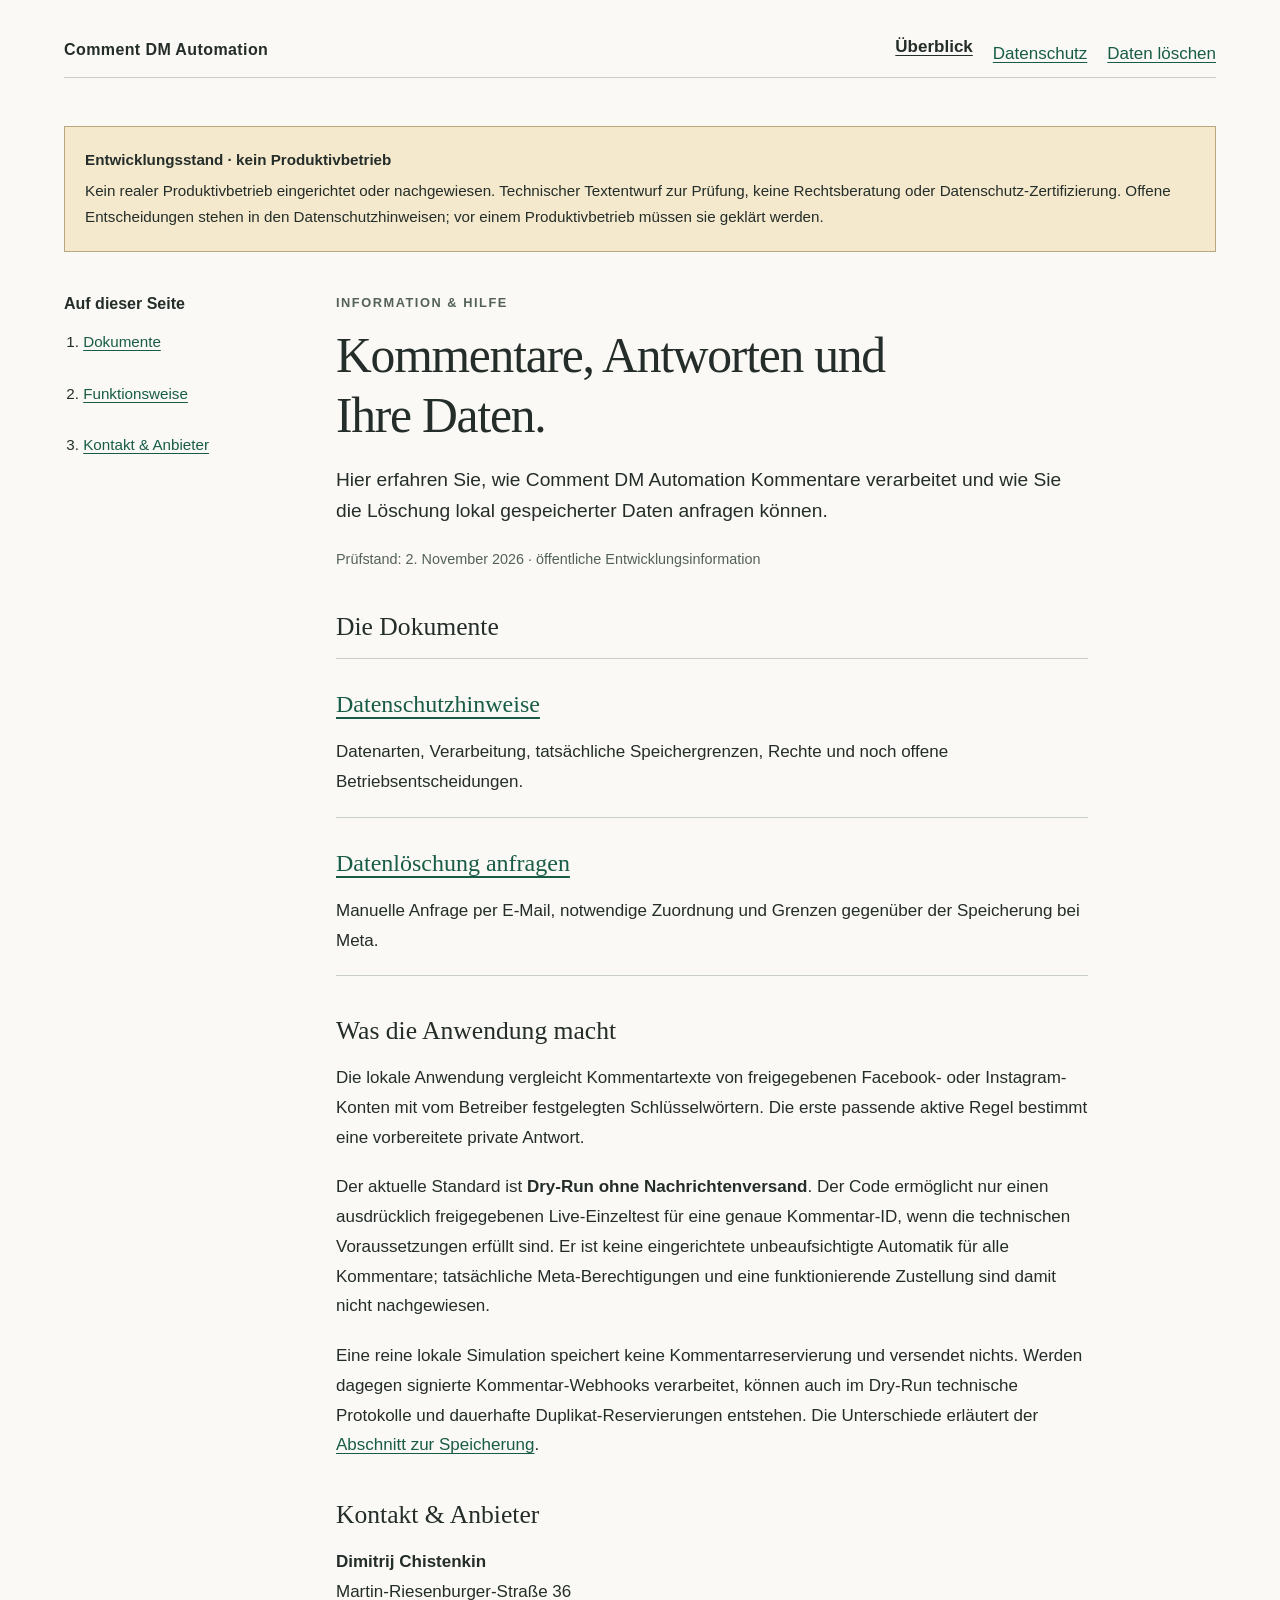
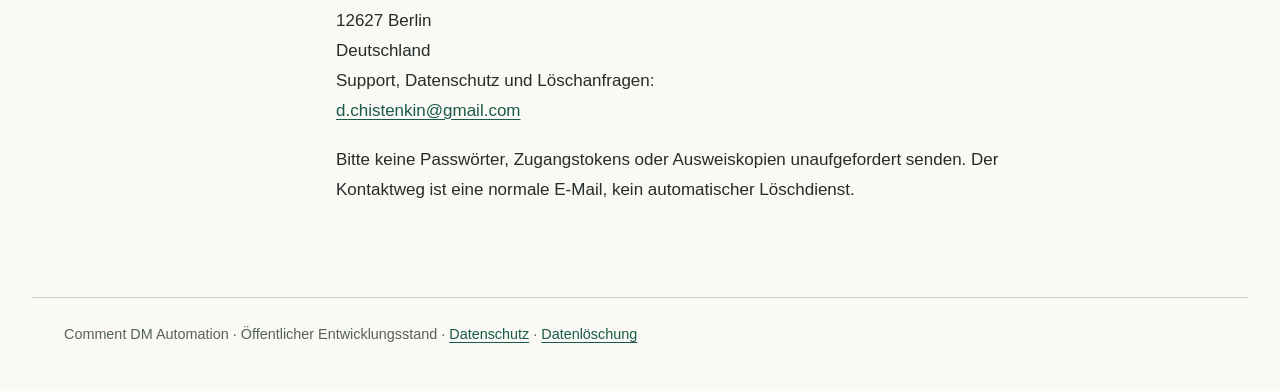
<file: index.html>
<!doctype html>
<html lang="de">
<head><meta charset="utf-8"><meta name="viewport" content="width=device-width, initial-scale=1"><meta name="robots" content="noindex, nofollow"><meta name="referrer" content="no-referrer"><meta name="description" content="Öffentlicher Entwicklungsstand: Datenschutz, Datenlöschung und Kontakt für Comment DM Automation."><title>Informationen · Comment DM Automation</title><link rel="stylesheet" href="styles.css"></head>
<body>
<a class="skip" href="#inhalt">Zum Inhalt</a>
<header><div class="masthead"><span class="brand">Comment DM Automation</span><nav aria-label="Hauptnavigation"><ul><li><a href="index.html" aria-current="page">Überblick</a></li><li><a href="privacy.html">Datenschutz</a></li><li><a href="deletion.html">Daten löschen</a></li></ul></nav></div></header>
<main id="inhalt">
<aside class="notice" aria-label="Entwurfsstatus"><p><strong>Entwicklungsstand · kein Produktivbetrieb</strong></p><p>Kein realer Produktivbetrieb eingerichtet oder nachgewiesen. Technischer Textentwurf zur Prüfung, keine Rechtsberatung oder Datenschutz-Zertifizierung. Offene Entscheidungen stehen in den Datenschutzhinweisen; vor einem Produktivbetrieb müssen sie geklärt werden.</p></aside>
<div class="layout"><aside class="contents" aria-label="Auf dieser Seite"><h2>Auf dieser Seite</h2><ol><li><a href="#dokumente">Dokumente</a></li><li><a href="#funktion">Funktionsweise</a></li><li><a href="#kontakt">Kontakt &amp; Anbieter</a></li></ol></aside>
<article><p class="eyebrow">Information &amp; Hilfe</p><h1>Kommentare, Antworten und Ihre Daten.</h1><p class="intro">Hier erfahren Sie, wie Comment DM Automation Kommentare verarbeitet und wie Sie die Löschung lokal gespeicherter Daten anfragen können.</p><p class="meta">Prüfstand: 2. November 2026 · öffentliche Entwicklungsinformation</p>
<section id="dokumente"><h2>Die Dokumente</h2><ul class="document-links"><li><a href="privacy.html">Datenschutzhinweise</a><p>Datenarten, Verarbeitung, tatsächliche Speichergrenzen, Rechte und noch offene Betriebsentscheidungen.</p></li><li><a href="deletion.html">Datenlöschung anfragen</a><p>Manuelle Anfrage per E-Mail, notwendige Zuordnung und Grenzen gegenüber der Speicherung bei Meta.</p></li></ul></section>
<section id="funktion"><h2>Was die Anwendung macht</h2><p>Die lokale Anwendung vergleicht Kommentartexte von freigegebenen Facebook- oder Instagram-Konten mit vom Betreiber festgelegten Schlüsselwörtern. Die erste passende aktive Regel bestimmt eine vorbereitete private Antwort.</p><p>Der aktuelle Standard ist <strong>Dry-Run ohne Nachrichtenversand</strong>. Der Code ermöglicht nur einen ausdrücklich freigegebenen Live-Einzeltest für eine genaue Kommentar-ID, wenn die technischen Voraussetzungen erfüllt sind. Er ist keine eingerichtete unbeaufsichtigte Automatik für alle Kommentare; tatsächliche Meta-Berechtigungen und eine funktionierende Zustellung sind damit nicht nachgewiesen.</p><p>Eine reine lokale Simulation speichert keine Kommentarreservierung und versendet nichts. Werden dagegen signierte Kommentar-Webhooks verarbeitet, können auch im Dry-Run technische Protokolle und dauerhafte Duplikat-Reservierungen entstehen. Die Unterschiede erläutert der <a href="privacy.html#speicherung">Abschnitt zur Speicherung</a>.</p></section>
<section id="kontakt"><h2>Kontakt &amp; Anbieter</h2><address><strong>Dimitrij Chistenkin</strong><br>Martin-Riesenburger-Straße 36<br>12627 Berlin<br>Deutschland</address><p>Support, Datenschutz und Löschanfragen:<br><a href="mailto:d.chistenkin@gmail.com">d.chistenkin@gmail.com</a></p><p>Bitte keine Passwörter, Zugangstokens oder Ausweiskopien unaufgefordert senden. Der Kontaktweg ist eine normale E-Mail, kein automatischer Löschdienst.</p></section>
</article></div></main><footer><p>Comment DM Automation · Öffentlicher Entwicklungsstand · <a href="privacy.html">Datenschutz</a> · <a href="deletion.html">Datenlöschung</a></p></footer>
</body></html>
</file>
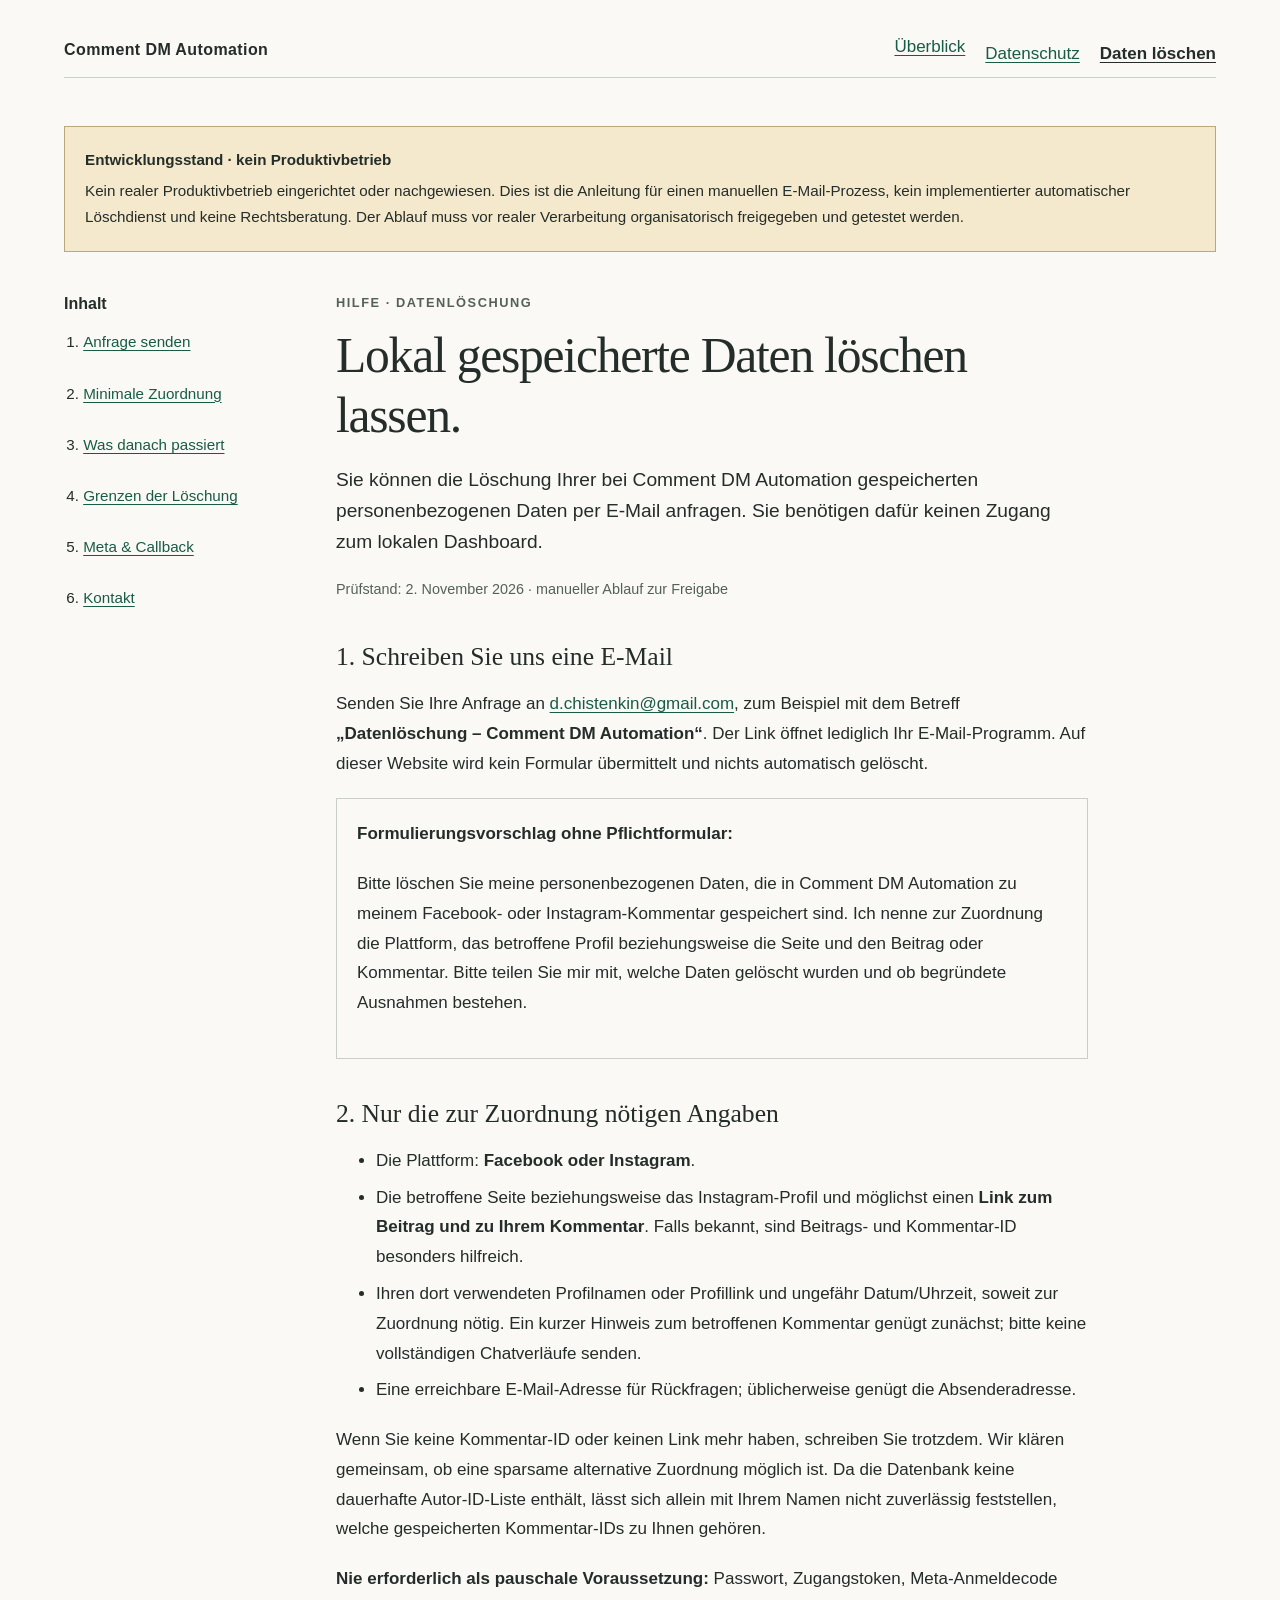
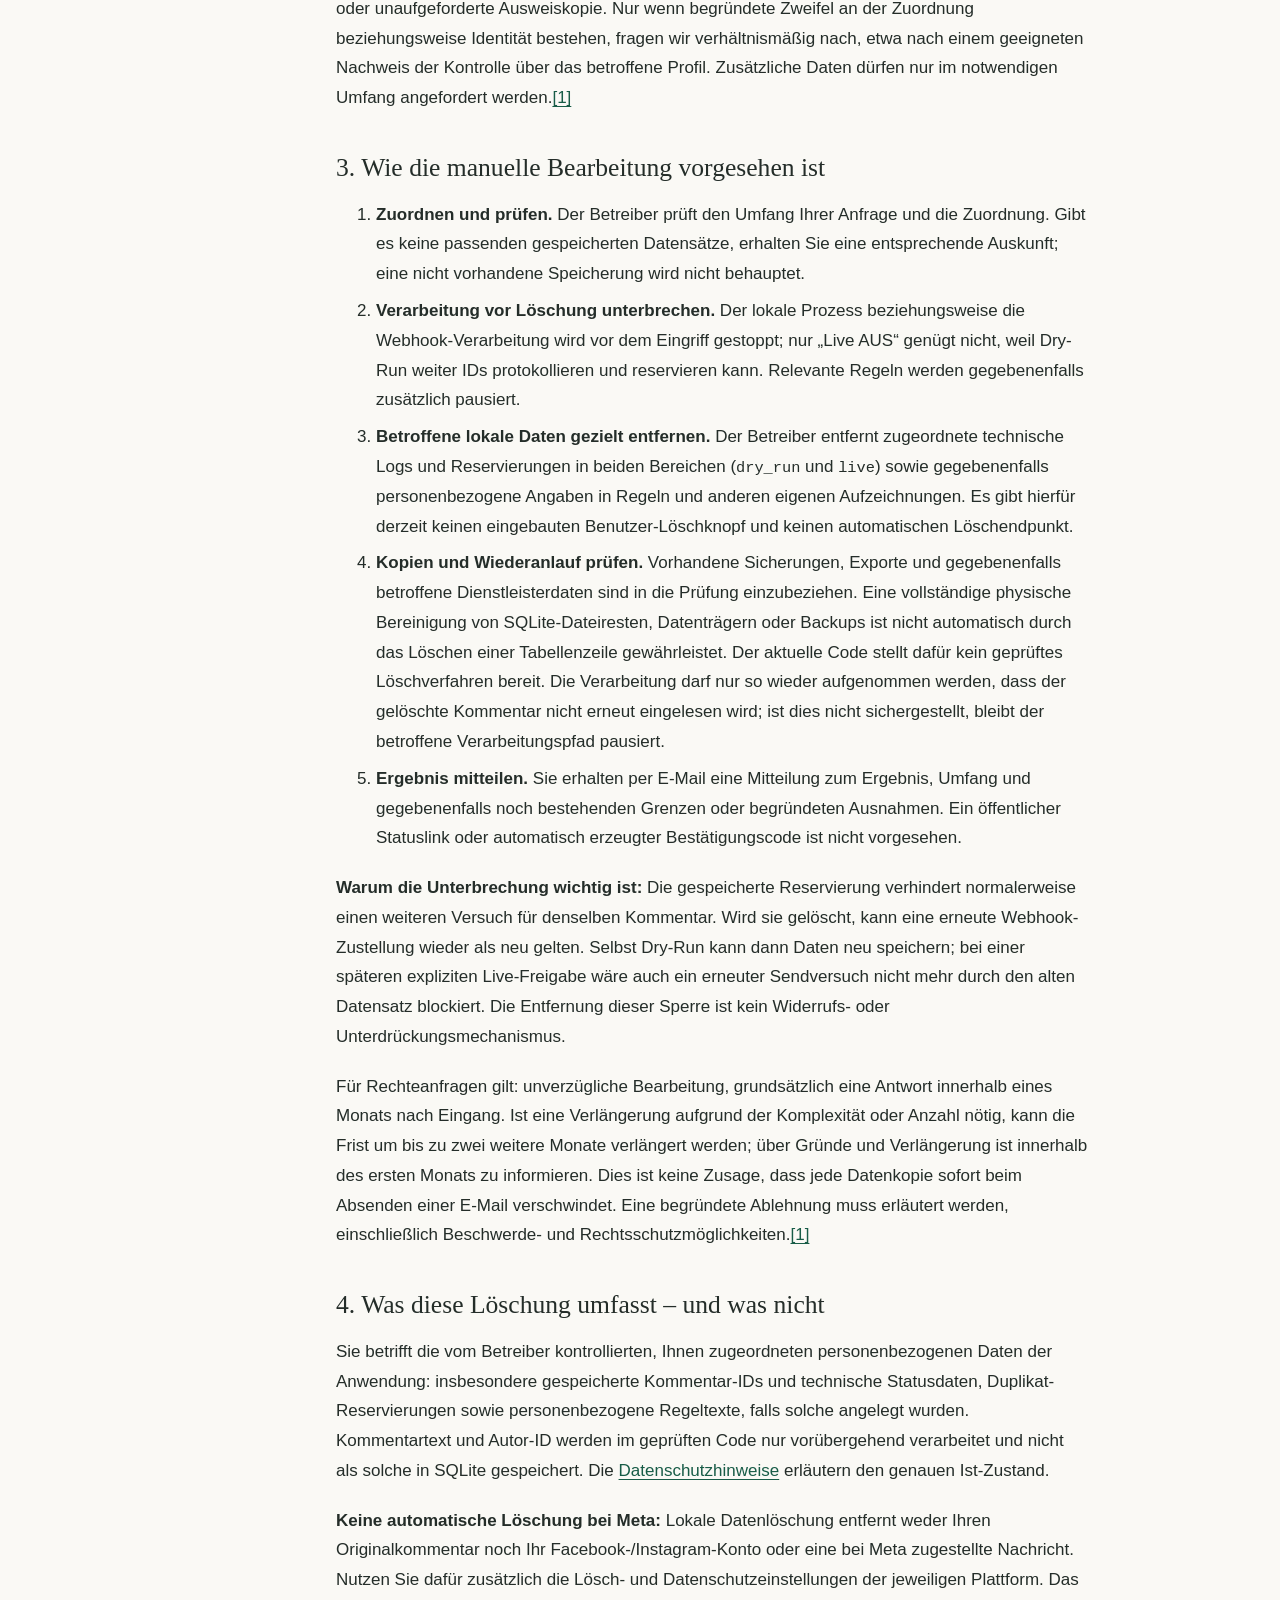
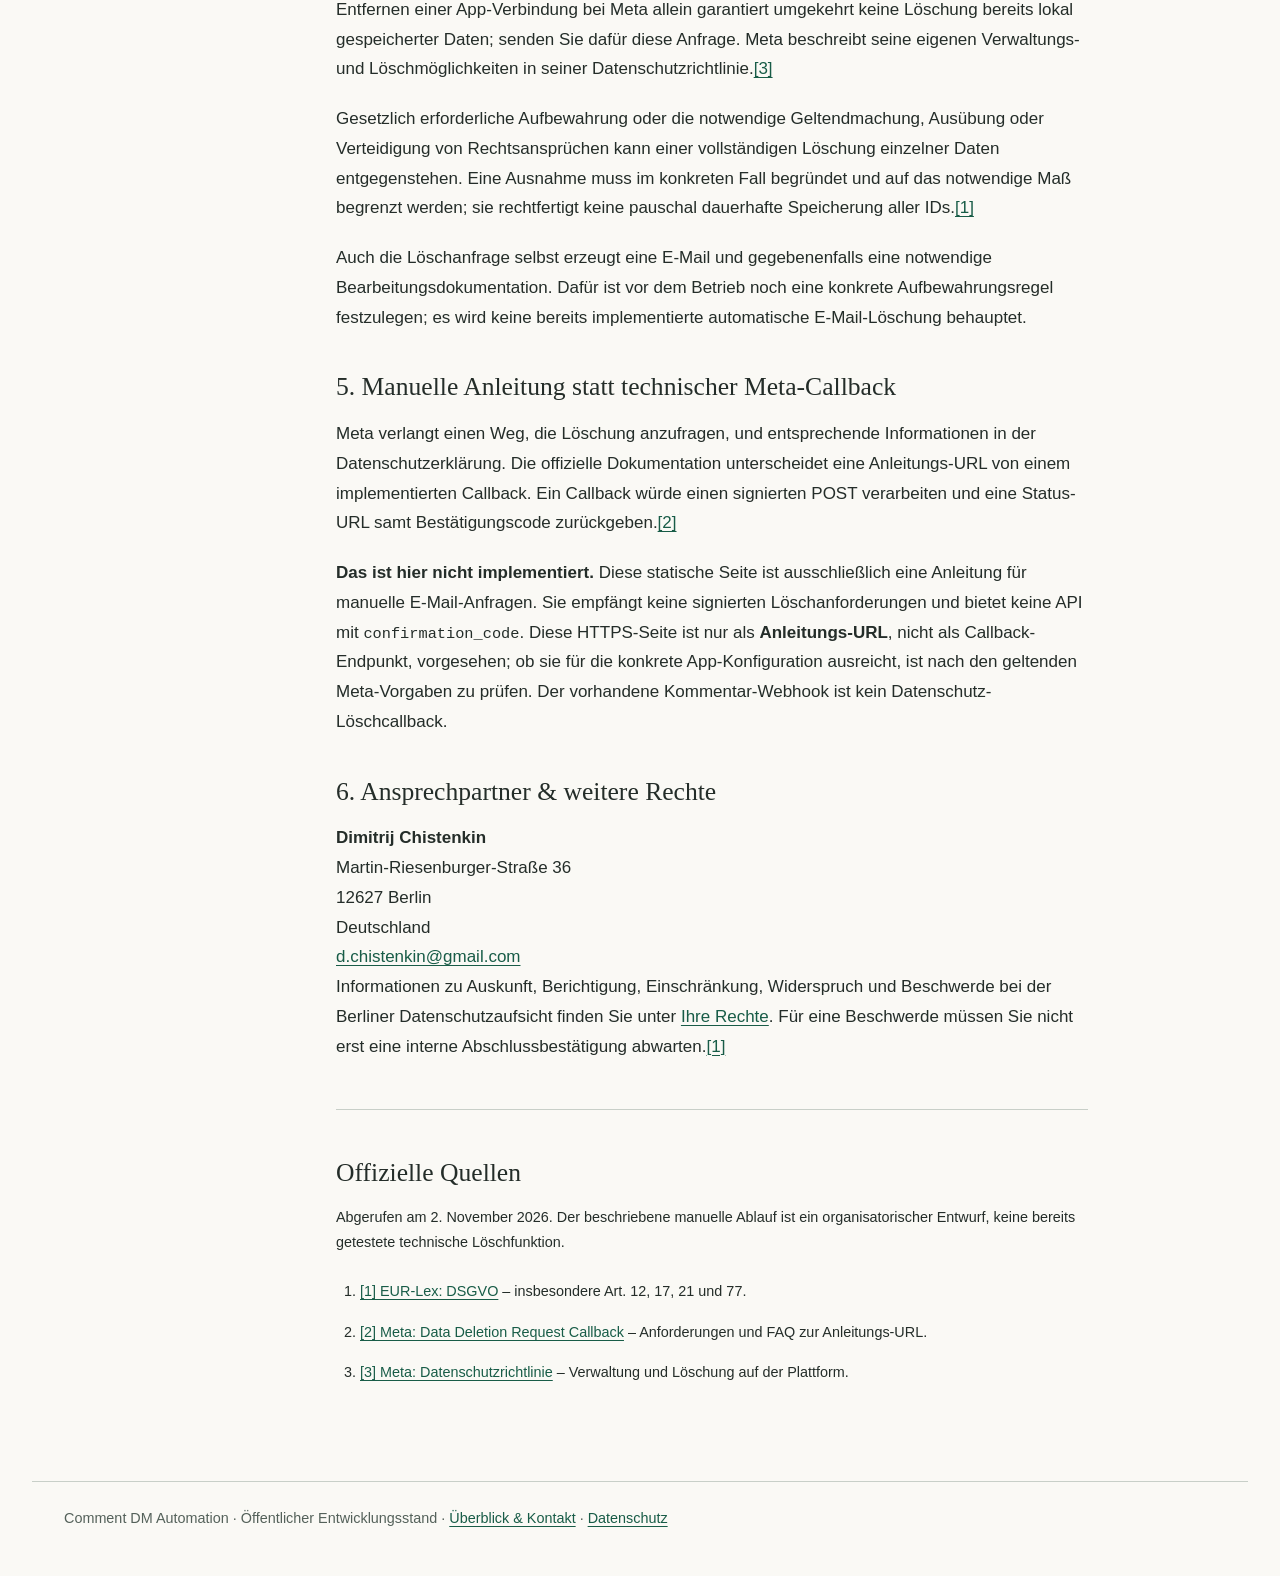
<file: deletion.html>
<!doctype html>
<html lang="de">
<head><meta charset="utf-8"><meta name="viewport" content="width=device-width, initial-scale=1"><meta name="robots" content="noindex, nofollow"><meta name="referrer" content="no-referrer"><meta name="description" content="Manuelle Datenlöschanfrage für Comment DM Automation per E-Mail. Öffentlicher Entwicklungsstand, kein automatisierter Löschcallback."><title>Daten löschen · Comment DM Automation</title><link rel="stylesheet" href="styles.css"></head>
<body><a class="skip" href="#inhalt">Zum Inhalt</a>
<header><div class="masthead"><span class="brand">Comment DM Automation</span><nav aria-label="Hauptnavigation"><ul><li><a href="index.html">Überblick</a></li><li><a href="privacy.html">Datenschutz</a></li><li><a href="deletion.html" aria-current="page">Daten löschen</a></li></ul></nav></div></header>
<main id="inhalt"><aside class="notice" aria-label="Entwurfsstatus"><p><strong>Entwicklungsstand · kein Produktivbetrieb</strong></p><p>Kein realer Produktivbetrieb eingerichtet oder nachgewiesen. Dies ist die Anleitung für einen manuellen E-Mail-Prozess, kein implementierter automatischer Löschdienst und keine Rechtsberatung. Der Ablauf muss vor realer Verarbeitung organisatorisch freigegeben und getestet werden.</p></aside>
<div class="layout"><aside class="contents" aria-label="Inhaltsverzeichnis"><h2>Inhalt</h2><ol><li><a href="#anfrage">Anfrage senden</a></li><li><a href="#zuordnung">Minimale Zuordnung</a></li><li><a href="#bearbeitung">Was danach passiert</a></li><li><a href="#grenzen">Grenzen der Löschung</a></li><li><a href="#meta">Meta &amp; Callback</a></li><li><a href="#kontakt">Kontakt</a></li></ol></aside>
<article><p class="eyebrow">Hilfe · Datenlöschung</p><h1>Lokal gespeicherte Daten löschen lassen.</h1><p class="intro">Sie können die Löschung Ihrer bei Comment DM Automation gespeicherten personenbezogenen Daten per E-Mail anfragen. Sie benötigen dafür keinen Zugang zum lokalen Dashboard.</p><p class="meta">Prüfstand: 2. November 2026 · manueller Ablauf zur Freigabe</p>
<section id="anfrage"><h2>1. Schreiben Sie uns eine E-Mail</h2><p>Senden Sie Ihre Anfrage an <a href="mailto:d.chistenkin@gmail.com?subject=Datenl%C3%B6schung%20%E2%80%93%20Comment%20DM%20Automation">d.chistenkin@gmail.com</a>, zum Beispiel mit dem Betreff <strong>„Datenlöschung – Comment DM Automation“</strong>. Der Link öffnet lediglich Ihr E-Mail-Programm. Auf dieser Website wird kein Formular übermittelt und nichts automatisch gelöscht.</p><div class="letter"><p><strong>Formulierungsvorschlag ohne Pflichtformular:</strong></p><p>Bitte löschen Sie meine personenbezogenen Daten, die in Comment DM Automation zu meinem Facebook- oder Instagram-Kommentar gespeichert sind. Ich nenne zur Zuordnung die Plattform, das betroffene Profil beziehungsweise die Seite und den Beitrag oder Kommentar. Bitte teilen Sie mir mit, welche Daten gelöscht wurden und ob begründete Ausnahmen bestehen.</p></div></section>
<section id="zuordnung"><h2>2. Nur die zur Zuordnung nötigen Angaben</h2><ul><li>Die Plattform: <strong>Facebook oder Instagram</strong>.</li><li>Die betroffene Seite beziehungsweise das Instagram-Profil und möglichst einen <strong>Link zum Beitrag und zu Ihrem Kommentar</strong>. Falls bekannt, sind Beitrags- und Kommentar-ID besonders hilfreich.</li><li>Ihren dort verwendeten Profilnamen oder Profillink und ungefähr Datum/Uhrzeit, soweit zur Zuordnung nötig. Ein kurzer Hinweis zum betroffenen Kommentar genügt zunächst; bitte keine vollständigen Chatverläufe senden.</li><li>Eine erreichbare E-Mail-Adresse für Rückfragen; üblicherweise genügt die Absenderadresse.</li></ul><p>Wenn Sie keine Kommentar-ID oder keinen Link mehr haben, schreiben Sie trotzdem. Wir klären gemeinsam, ob eine sparsame alternative Zuordnung möglich ist. Da die Datenbank keine dauerhafte Autor-ID-Liste enthält, lässt sich allein mit Ihrem Namen nicht zuverlässig feststellen, welche gespeicherten Kommentar-IDs zu Ihnen gehören.</p><p><strong>Nie erforderlich als pauschale Voraussetzung:</strong> Passwort, Zugangstoken, Meta-Anmeldecode oder unaufgeforderte Ausweiskopie. Nur wenn begründete Zweifel an der Zuordnung beziehungsweise Identität bestehen, fragen wir verhältnismäßig nach, etwa nach einem geeigneten Nachweis der Kontrolle über das betroffene Profil. Zusätzliche Daten dürfen nur im notwendigen Umfang angefordert werden.<a href="#quelle-1">[1]</a></p></section>
<section id="bearbeitung"><h2>3. Wie die manuelle Bearbeitung vorgesehen ist</h2><ol><li><strong>Zuordnen und prüfen.</strong> Der Betreiber prüft den Umfang Ihrer Anfrage und die Zuordnung. Gibt es keine passenden gespeicherten Datensätze, erhalten Sie eine entsprechende Auskunft; eine nicht vorhandene Speicherung wird nicht behauptet.</li><li><strong>Verarbeitung vor Löschung unterbrechen.</strong> Der lokale Prozess beziehungsweise die Webhook-Verarbeitung wird vor dem Eingriff gestoppt; nur „Live AUS“ genügt nicht, weil Dry-Run weiter IDs protokollieren und reservieren kann. Relevante Regeln werden gegebenenfalls zusätzlich pausiert.</li><li><strong>Betroffene lokale Daten gezielt entfernen.</strong> Der Betreiber entfernt zugeordnete technische Logs und Reservierungen in beiden Bereichen (<code>dry_run</code> und <code>live</code>) sowie gegebenenfalls personenbezogene Angaben in Regeln und anderen eigenen Aufzeichnungen. Es gibt hierfür derzeit keinen eingebauten Benutzer-Löschknopf und keinen automatischen Löschendpunkt.</li><li><strong>Kopien und Wiederanlauf prüfen.</strong> Vorhandene Sicherungen, Exporte und gegebenenfalls betroffene Dienstleisterdaten sind in die Prüfung einzubeziehen. Eine vollständige physische Bereinigung von SQLite-Dateiresten, Datenträgern oder Backups ist nicht automatisch durch das Löschen einer Tabellenzeile gewährleistet. Der aktuelle Code stellt dafür kein geprüftes Löschverfahren bereit. Die Verarbeitung darf nur so wieder aufgenommen werden, dass der gelöschte Kommentar nicht erneut eingelesen wird; ist dies nicht sichergestellt, bleibt der betroffene Verarbeitungspfad pausiert.</li><li><strong>Ergebnis mitteilen.</strong> Sie erhalten per E-Mail eine Mitteilung zum Ergebnis, Umfang und gegebenenfalls noch bestehenden Grenzen oder begründeten Ausnahmen. Ein öffentlicher Statuslink oder automatisch erzeugter Bestätigungscode ist nicht vorgesehen.</li></ol><p><strong>Warum die Unterbrechung wichtig ist:</strong> Die gespeicherte Reservierung verhindert normalerweise einen weiteren Versuch für denselben Kommentar. Wird sie gelöscht, kann eine erneute Webhook-Zustellung wieder als neu gelten. Selbst Dry-Run kann dann Daten neu speichern; bei einer späteren expliziten Live-Freigabe wäre auch ein erneuter Sendversuch nicht mehr durch den alten Datensatz blockiert. Die Entfernung dieser Sperre ist kein Widerrufs- oder Unterdrückungsmechanismus.</p><p>Für Rechteanfragen gilt: unverzügliche Bearbeitung, grundsätzlich eine Antwort innerhalb eines Monats nach Eingang. Ist eine Verlängerung aufgrund der Komplexität oder Anzahl nötig, kann die Frist um bis zu zwei weitere Monate verlängert werden; über Gründe und Verlängerung ist innerhalb des ersten Monats zu informieren. Dies ist keine Zusage, dass jede Datenkopie sofort beim Absenden einer E-Mail verschwindet. Eine begründete Ablehnung muss erläutert werden, einschließlich Beschwerde- und Rechtsschutzmöglichkeiten.<a href="#quelle-1">[1]</a></p></section>
<section id="grenzen"><h2>4. Was diese Löschung umfasst – und was nicht</h2><p>Sie betrifft die vom Betreiber kontrollierten, Ihnen zugeordneten personenbezogenen Daten der Anwendung: insbesondere gespeicherte Kommentar-IDs und technische Statusdaten, Duplikat-Reservierungen sowie personenbezogene Regeltexte, falls solche angelegt wurden. Kommentartext und Autor-ID werden im geprüften Code nur vorübergehend verarbeitet und nicht als solche in SQLite gespeichert. Die <a href="privacy.html#speicherung">Datenschutzhinweise</a> erläutern den genauen Ist-Zustand.</p><p><strong>Keine automatische Löschung bei Meta:</strong> Lokale Datenlöschung entfernt weder Ihren Originalkommentar noch Ihr Facebook-/Instagram-Konto oder eine bei Meta zugestellte Nachricht. Nutzen Sie dafür zusätzlich die Lösch- und Datenschutzeinstellungen der jeweiligen Plattform. Das Entfernen einer App-Verbindung bei Meta allein garantiert umgekehrt keine Löschung bereits lokal gespeicherter Daten; senden Sie dafür diese Anfrage. Meta beschreibt seine eigenen Verwaltungs- und Löschmöglichkeiten in seiner Datenschutzrichtlinie.<a href="#quelle-3">[3]</a></p><p>Gesetzlich erforderliche Aufbewahrung oder die notwendige Geltendmachung, Ausübung oder Verteidigung von Rechtsansprüchen kann einer vollständigen Löschung einzelner Daten entgegenstehen. Eine Ausnahme muss im konkreten Fall begründet und auf das notwendige Maß begrenzt werden; sie rechtfertigt keine pauschal dauerhafte Speicherung aller IDs.<a href="#quelle-1">[1]</a></p><p>Auch die Löschanfrage selbst erzeugt eine E-Mail und gegebenenfalls eine notwendige Bearbeitungsdokumentation. Dafür ist vor dem Betrieb noch eine konkrete Aufbewahrungsregel festzulegen; es wird keine bereits implementierte automatische E-Mail-Löschung behauptet.</p></section>
<section id="meta"><h2>5. Manuelle Anleitung statt technischer Meta-Callback</h2><p>Meta verlangt einen Weg, die Löschung anzufragen, und entsprechende Informationen in der Datenschutzerklärung. Die offizielle Dokumentation unterscheidet eine Anleitungs-URL von einem implementierten Callback. Ein Callback würde einen signierten POST verarbeiten und eine Status-URL samt Bestätigungscode zurückgeben.<a href="#quelle-2">[2]</a></p><p><strong>Das ist hier nicht implementiert.</strong> Diese statische Seite ist ausschließlich eine Anleitung für manuelle E-Mail-Anfragen. Sie empfängt keine signierten Löschanforderungen und bietet keine API mit <code>confirmation_code</code>. Diese HTTPS-Seite ist nur als <strong>Anleitungs-URL</strong>, nicht als Callback-Endpunkt, vorgesehen; ob sie für die konkrete App-Konfiguration ausreicht, ist nach den geltenden Meta-Vorgaben zu prüfen. Der vorhandene Kommentar-Webhook ist kein Datenschutz-Löschcallback.</p></section>
<section id="kontakt"><h2>6. Ansprechpartner &amp; weitere Rechte</h2><address><strong>Dimitrij Chistenkin</strong><br>Martin-Riesenburger-Straße 36<br>12627 Berlin<br>Deutschland<br><a href="mailto:d.chistenkin@gmail.com">d.chistenkin@gmail.com</a></address><p>Informationen zu Auskunft, Berichtigung, Einschränkung, Widerspruch und Beschwerde bei der Berliner Datenschutzaufsicht finden Sie unter <a href="privacy.html#rechte">Ihre Rechte</a>. Für eine Beschwerde müssen Sie nicht erst eine interne Abschlussbestätigung abwarten.<a href="#quelle-1">[1]</a></p></section>
<section class="sources" id="quellen"><h2>Offizielle Quellen</h2><p>Abgerufen am 2. November 2026. Der beschriebene manuelle Ablauf ist ein organisatorischer Entwurf, keine bereits getestete technische Löschfunktion.</p><ol><li id="quelle-1"><a href="https://eur-lex.europa.eu/legal-content/DE/TXT/?uri=CELEX:02016R0679-20160504">[1] EUR-Lex: DSGVO</a> – insbesondere Art. 12, 17, 21 und 77.</li><li id="quelle-2"><a href="https://developers.facebook.com/documentation/development/create-an-app/app-dashboard/data-deletion-callback">[2] Meta: Data Deletion Request Callback</a> – Anforderungen und FAQ zur Anleitungs-URL.</li><li id="quelle-3"><a href="https://www.facebook.com/privacy/policy">[3] Meta: Datenschutzrichtlinie</a> – Verwaltung und Löschung auf der Plattform.</li></ol></section>
</article></div></main><footer><p>Comment DM Automation · Öffentlicher Entwicklungsstand · <a href="index.html">Überblick &amp; Kontakt</a> · <a href="privacy.html">Datenschutz</a></p></footer></body></html>
</file>
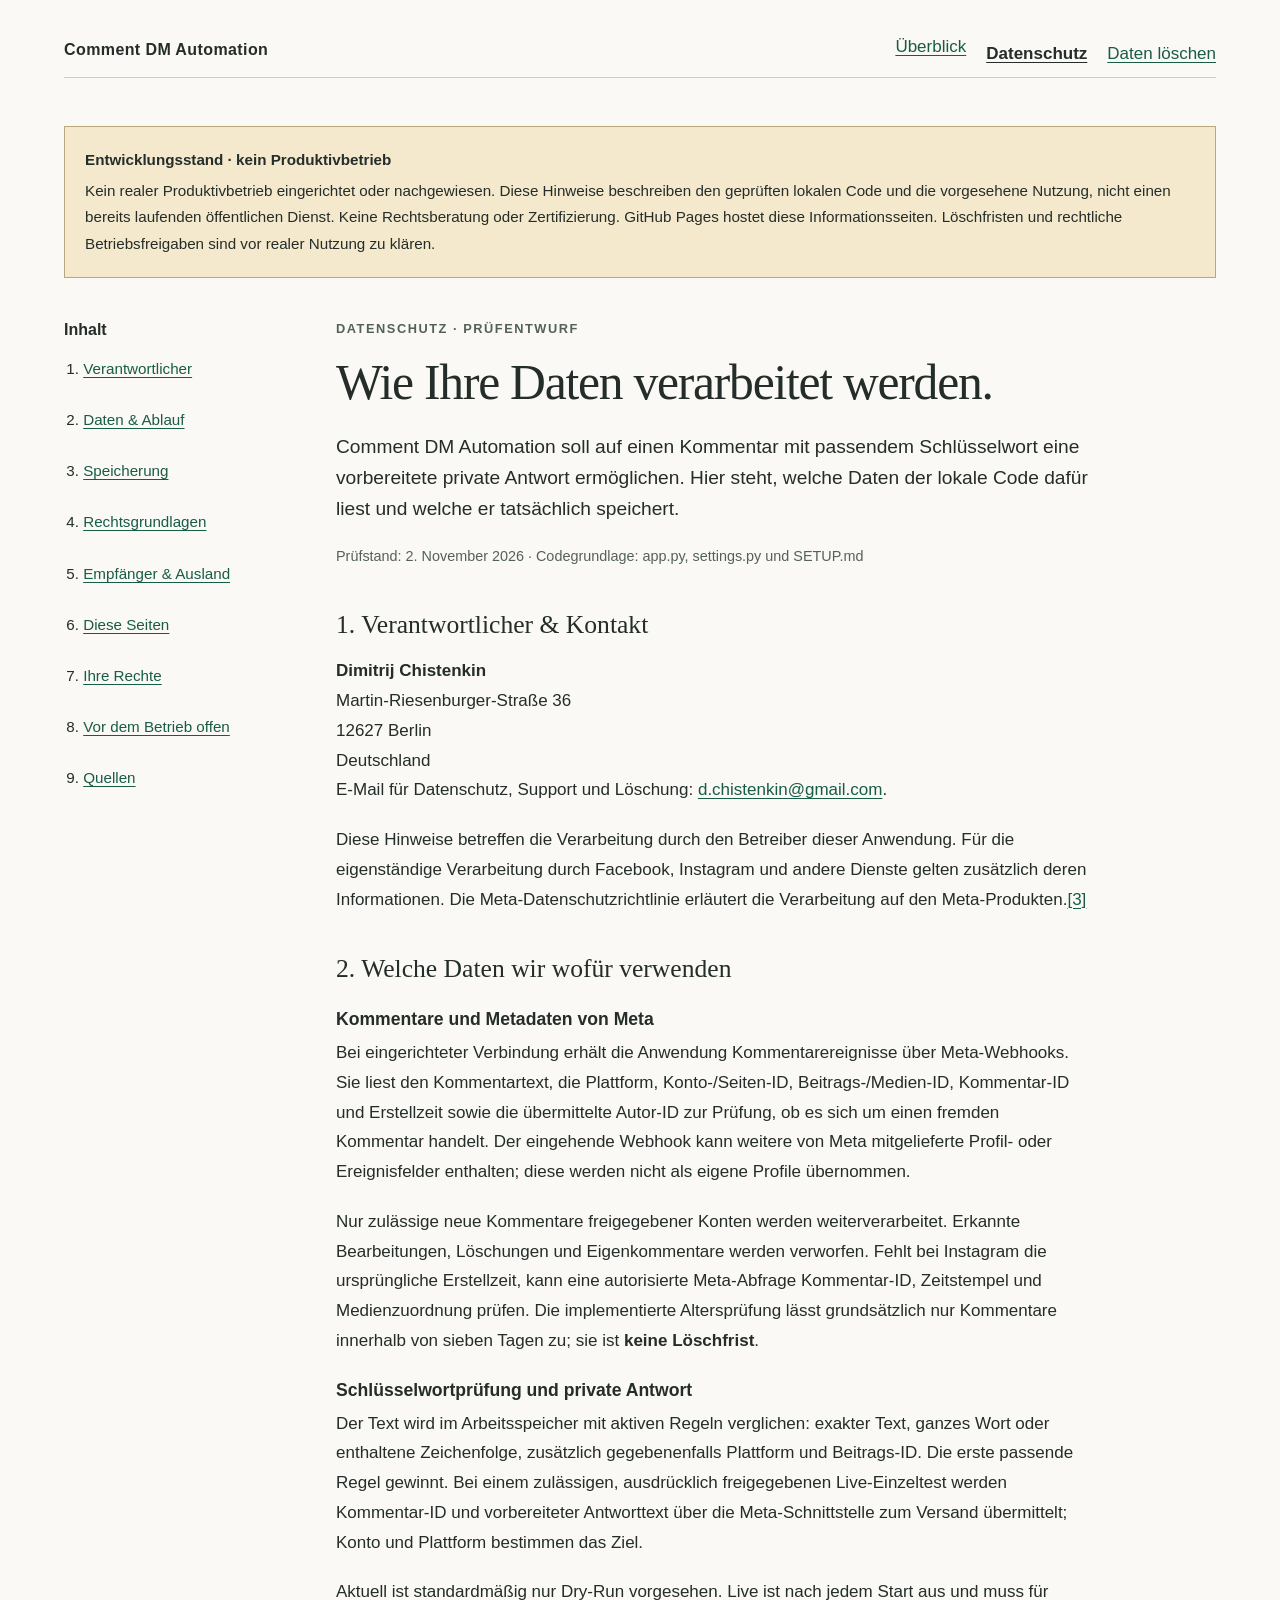
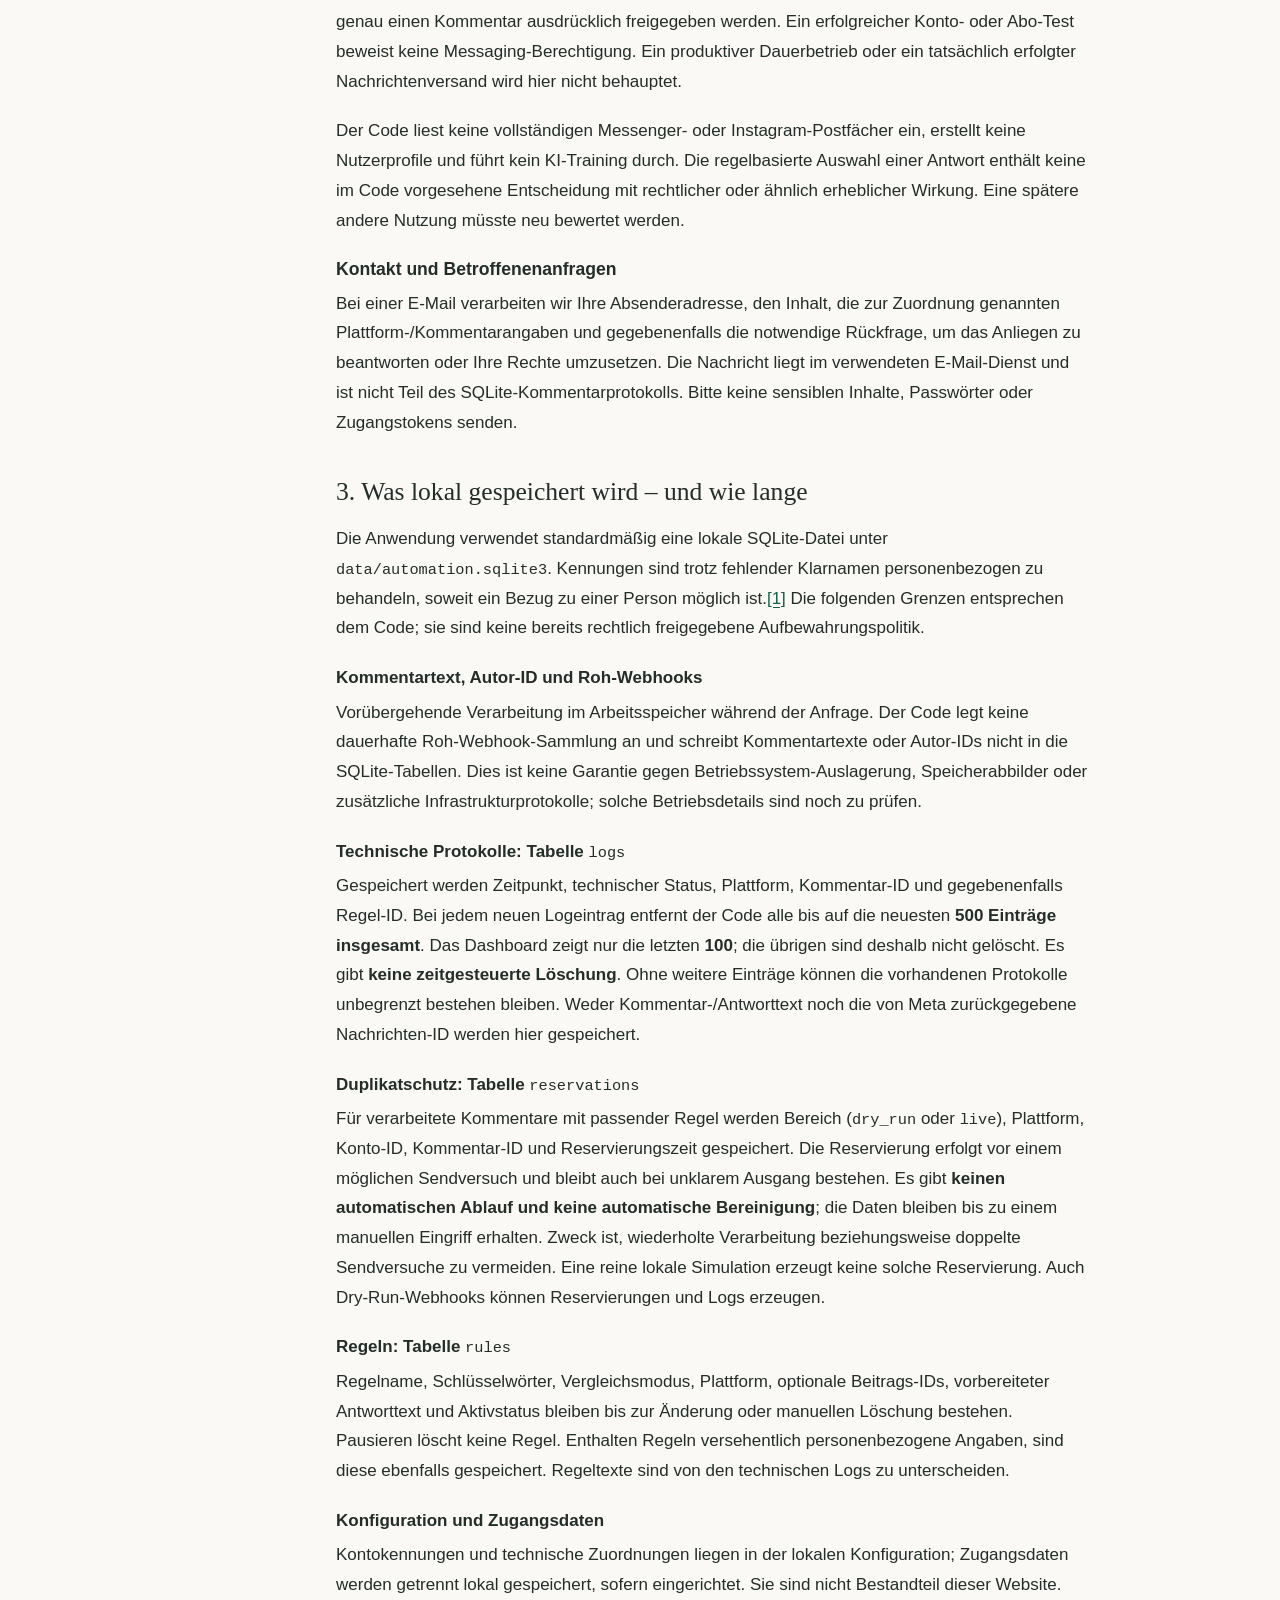
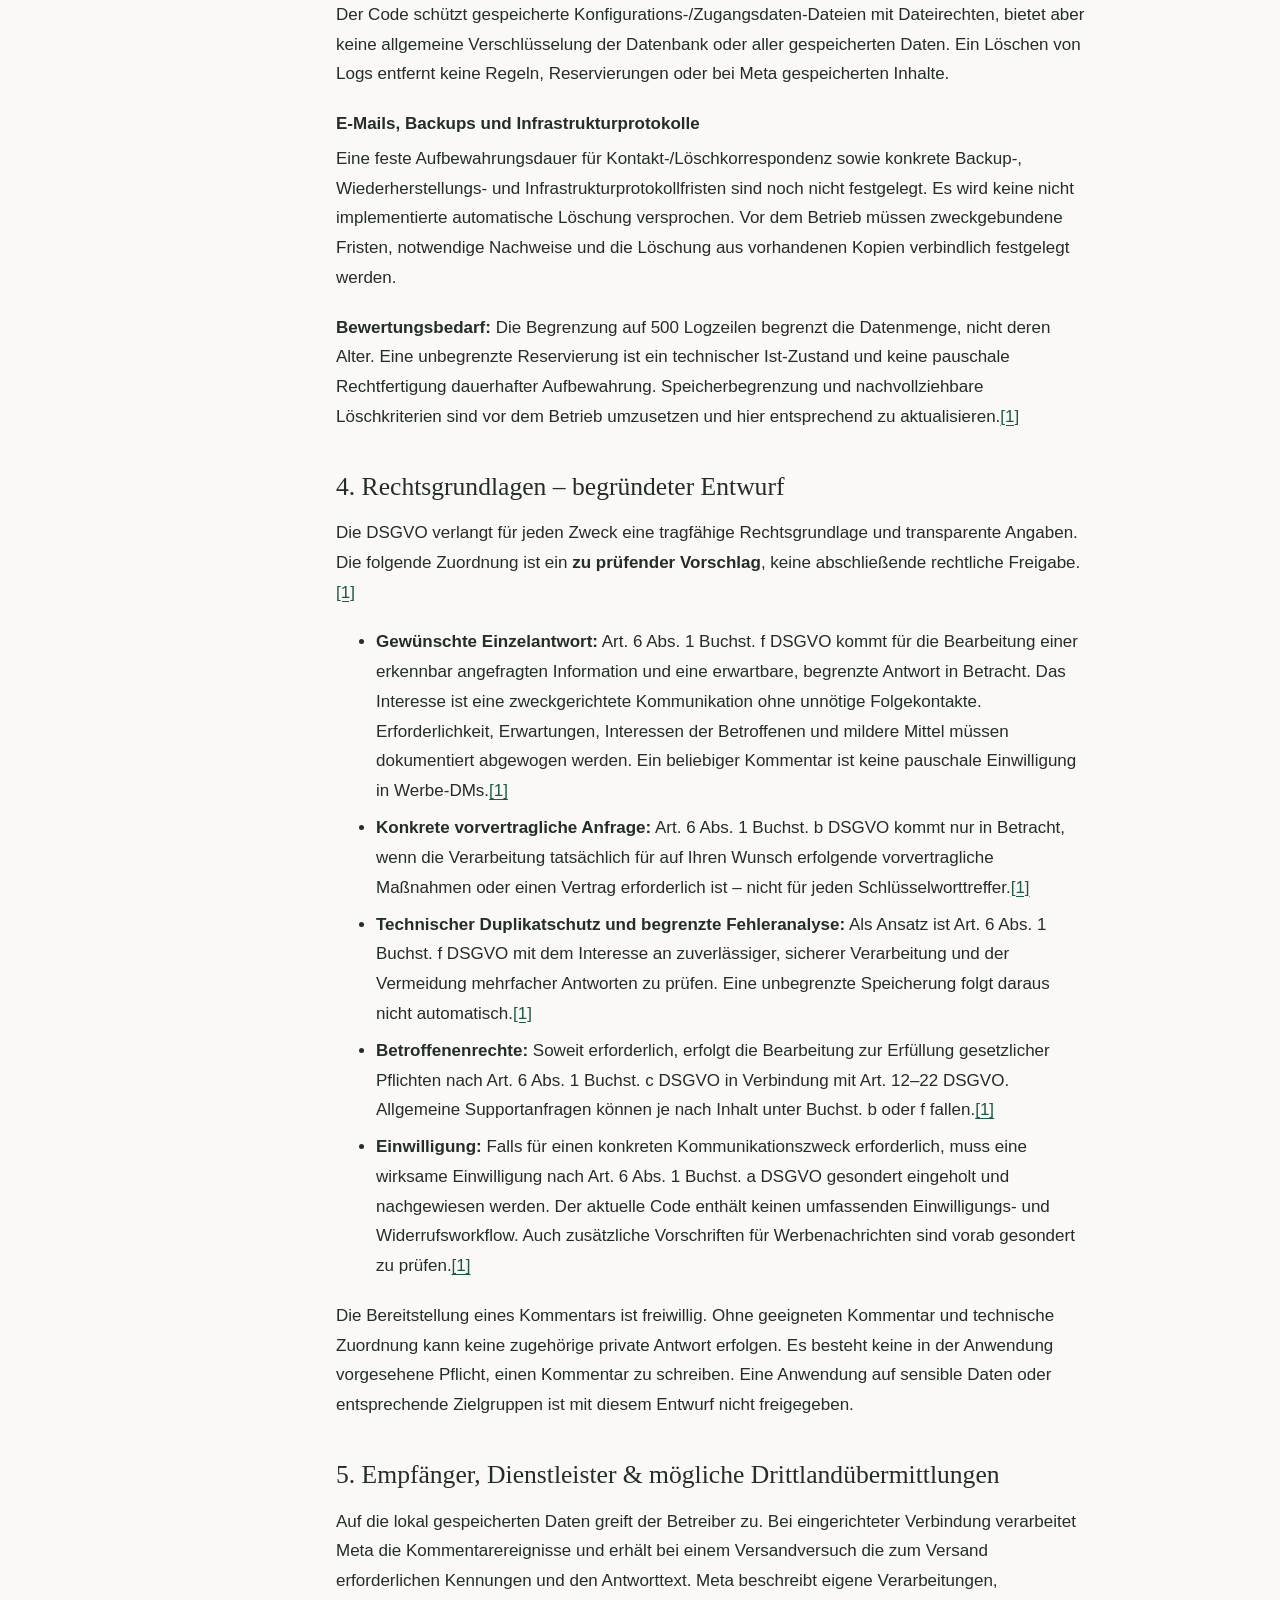
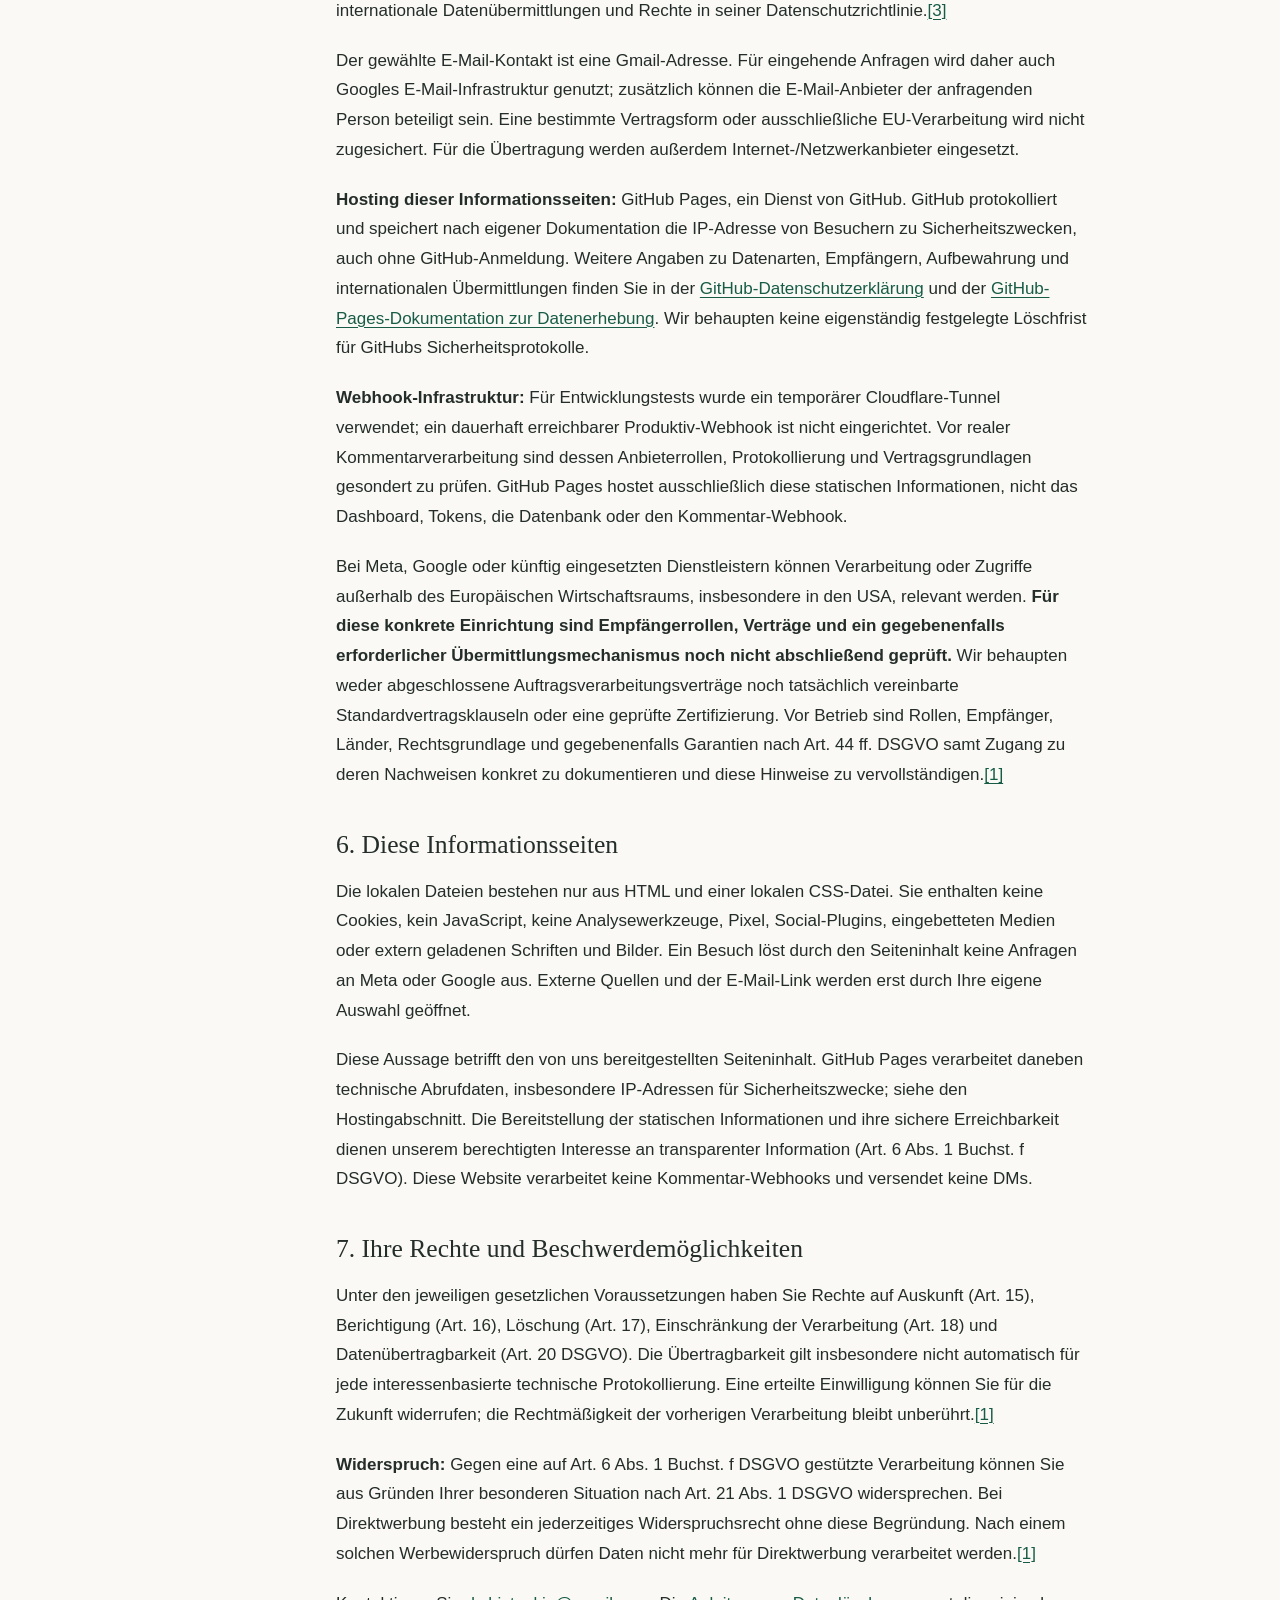
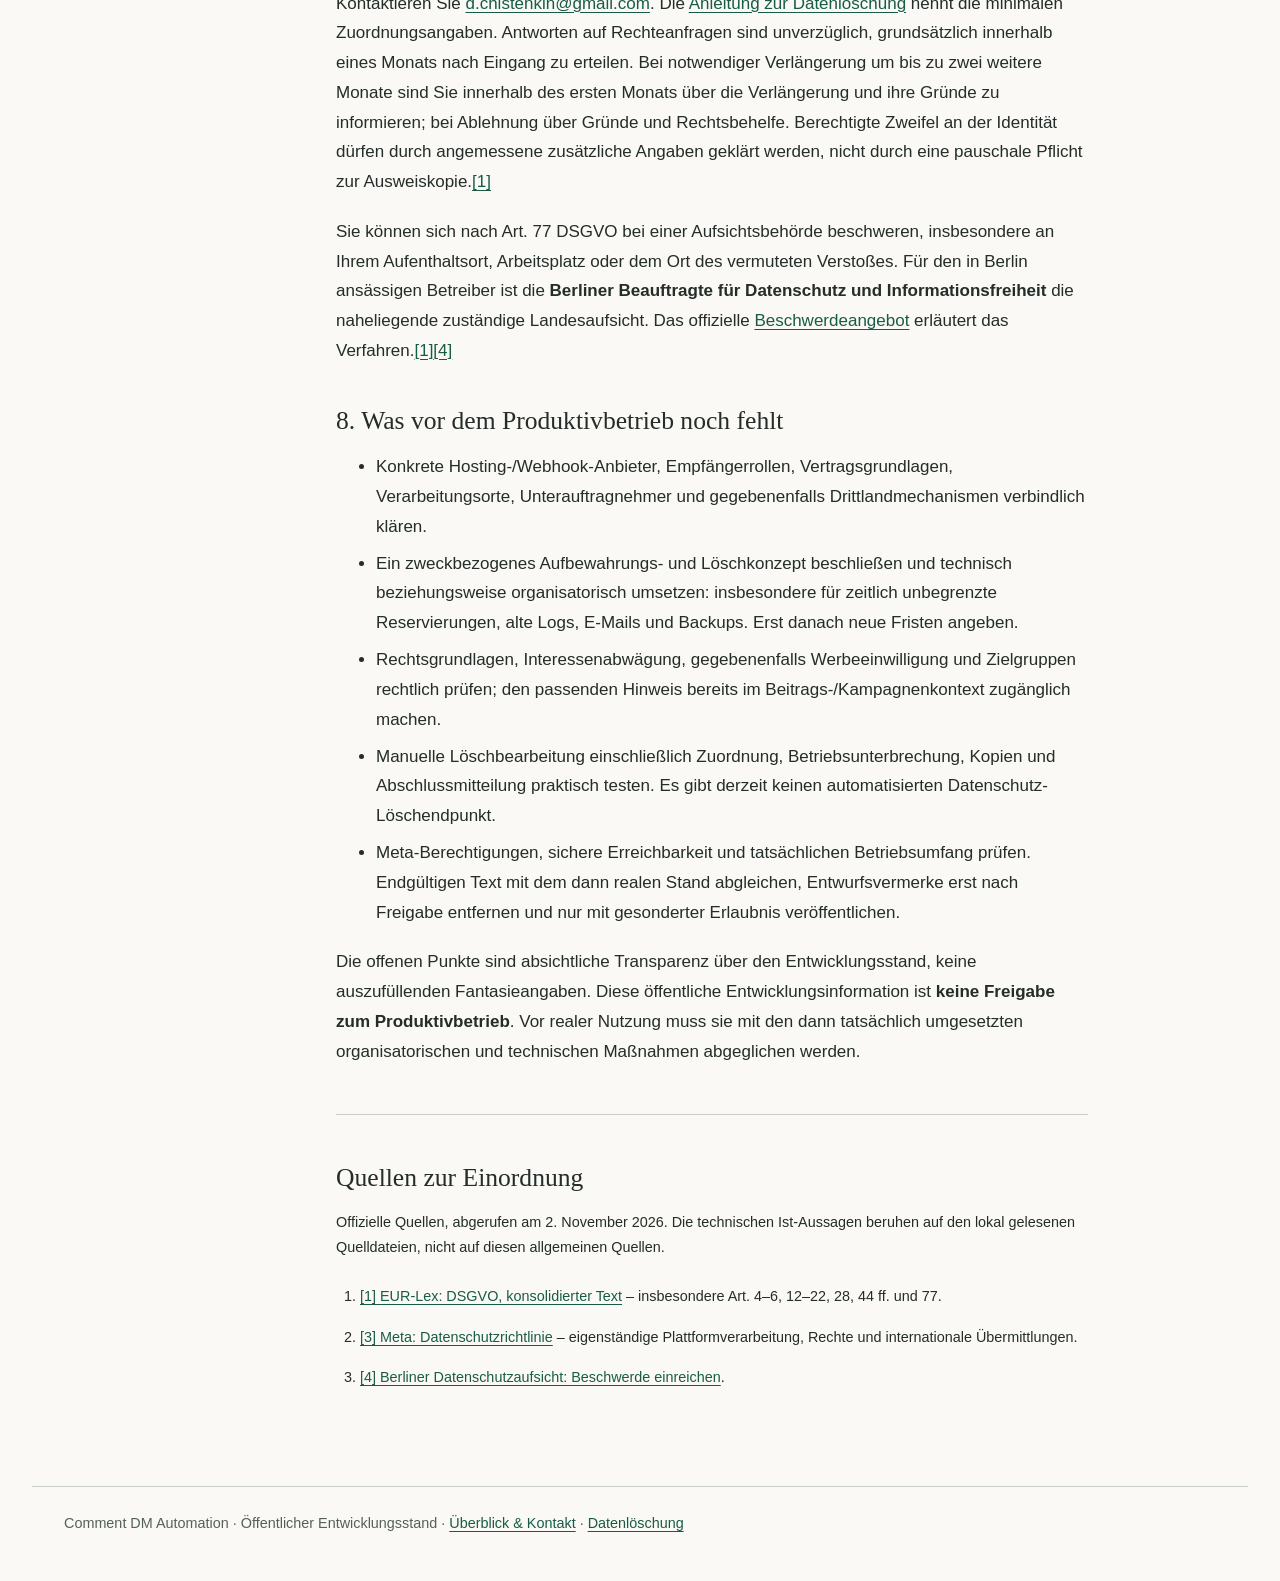
<file: privacy.html>
<!doctype html>
<html lang="de">
<head><meta charset="utf-8"><meta name="viewport" content="width=device-width, initial-scale=1"><meta name="robots" content="noindex, nofollow"><meta name="referrer" content="no-referrer"><meta name="description" content="Datenschutzhinweise für Comment DM Automation: lokaler Prüfentwurf mit tatsächlichen Speichergrenzen und offenen Betriebsentscheidungen."><title>Datenschutz · Comment DM Automation</title><link rel="stylesheet" href="styles.css"></head>
<body><a class="skip" href="#inhalt">Zum Inhalt</a>
<header><div class="masthead"><span class="brand">Comment DM Automation</span><nav aria-label="Hauptnavigation"><ul><li><a href="index.html">Überblick</a></li><li><a href="privacy.html" aria-current="page">Datenschutz</a></li><li><a href="deletion.html">Daten löschen</a></li></ul></nav></div></header>
<main id="inhalt"><aside class="notice" aria-label="Entwurfsstatus"><p><strong>Entwicklungsstand · kein Produktivbetrieb</strong></p><p>Kein realer Produktivbetrieb eingerichtet oder nachgewiesen. Diese Hinweise beschreiben den geprüften lokalen Code und die vorgesehene Nutzung, nicht einen bereits laufenden öffentlichen Dienst. Keine Rechtsberatung oder Zertifizierung. GitHub Pages hostet diese Informationsseiten. Löschfristen und rechtliche Betriebsfreigaben sind vor realer Nutzung zu klären.</p></aside>
<div class="layout"><aside class="contents" aria-label="Inhaltsverzeichnis"><h2>Inhalt</h2><ol><li><a href="#verantwortlich">Verantwortlicher</a></li><li><a href="#ablauf">Daten &amp; Ablauf</a></li><li><a href="#speicherung">Speicherung</a></li><li><a href="#grundlagen">Rechtsgrundlagen</a></li><li><a href="#empfaenger">Empfänger &amp; Ausland</a></li><li><a href="#webseite">Diese Seiten</a></li><li><a href="#rechte">Ihre Rechte</a></li><li><a href="#offen">Vor dem Betrieb offen</a></li><li><a href="#quellen">Quellen</a></li></ol></aside>
<article><p class="eyebrow">Datenschutz · Prüfentwurf</p><h1>Wie Ihre Daten verarbeitet werden.</h1><p class="intro">Comment DM Automation soll auf einen Kommentar mit passendem Schlüsselwort eine vorbereitete private Antwort ermöglichen. Hier steht, welche Daten der lokale Code dafür liest und welche er tatsächlich speichert.</p><p class="meta">Prüfstand: 2. November 2026 · Codegrundlage: app.py, settings.py und SETUP.md</p>
<section id="verantwortlich"><h2>1. Verantwortlicher &amp; Kontakt</h2><address><strong>Dimitrij Chistenkin</strong><br>Martin-Riesenburger-Straße 36<br>12627 Berlin<br>Deutschland</address><p>E-Mail für Datenschutz, Support und Löschung: <a href="mailto:d.chistenkin@gmail.com">d.chistenkin@gmail.com</a>.</p><p>Diese Hinweise betreffen die Verarbeitung durch den Betreiber dieser Anwendung. Für die eigenständige Verarbeitung durch Facebook, Instagram und andere Dienste gelten zusätzlich deren Informationen. Die Meta-Datenschutzrichtlinie erläutert die Verarbeitung auf den Meta-Produkten.<a href="#quelle-3">[3]</a></p></section>
<section id="ablauf"><h2>2. Welche Daten wir wofür verwenden</h2><h3>Kommentare und Metadaten von Meta</h3><p>Bei eingerichteter Verbindung erhält die Anwendung Kommentarereignisse über Meta-Webhooks. Sie liest den Kommentartext, die Plattform, Konto-/Seiten-ID, Beitrags-/Medien-ID, Kommentar-ID und Erstellzeit sowie die übermittelte Autor-ID zur Prüfung, ob es sich um einen fremden Kommentar handelt. Der eingehende Webhook kann weitere von Meta mitgelieferte Profil- oder Ereignisfelder enthalten; diese werden nicht als eigene Profile übernommen.</p><p>Nur zulässige neue Kommentare freigegebener Konten werden weiterverarbeitet. Erkannte Bearbeitungen, Löschungen und Eigenkommentare werden verworfen. Fehlt bei Instagram die ursprüngliche Erstellzeit, kann eine autorisierte Meta-Abfrage Kommentar-ID, Zeitstempel und Medienzuordnung prüfen. Die implementierte Altersprüfung lässt grundsätzlich nur Kommentare innerhalb von sieben Tagen zu; sie ist <strong>keine Löschfrist</strong>.</p><h3>Schlüsselwortprüfung und private Antwort</h3><p>Der Text wird im Arbeitsspeicher mit aktiven Regeln verglichen: exakter Text, ganzes Wort oder enthaltene Zeichenfolge, zusätzlich gegebenenfalls Plattform und Beitrags-ID. Die erste passende Regel gewinnt. Bei einem zulässigen, ausdrücklich freigegebenen Live-Einzeltest werden Kommentar-ID und vorbereiteter Antworttext über die Meta-Schnittstelle zum Versand übermittelt; Konto und Plattform bestimmen das Ziel.</p><p>Aktuell ist standardmäßig nur Dry-Run vorgesehen. Live ist nach jedem Start aus und muss für genau einen Kommentar ausdrücklich freigegeben werden. Ein erfolgreicher Konto- oder Abo-Test beweist keine Messaging-Berechtigung. Ein produktiver Dauerbetrieb oder ein tatsächlich erfolgter Nachrichtenversand wird hier nicht behauptet.</p><p>Der Code liest keine vollständigen Messenger- oder Instagram-Postfächer ein, erstellt keine Nutzerprofile und führt kein KI-Training durch. Die regelbasierte Auswahl einer Antwort enthält keine im Code vorgesehene Entscheidung mit rechtlicher oder ähnlich erheblicher Wirkung. Eine spätere andere Nutzung müsste neu bewertet werden.</p><h3>Kontakt und Betroffenenanfragen</h3><p>Bei einer E-Mail verarbeiten wir Ihre Absenderadresse, den Inhalt, die zur Zuordnung genannten Plattform-/Kommentarangaben und gegebenenfalls die notwendige Rückfrage, um das Anliegen zu beantworten oder Ihre Rechte umzusetzen. Die Nachricht liegt im verwendeten E-Mail-Dienst und ist nicht Teil des SQLite-Kommentarprotokolls. Bitte keine sensiblen Inhalte, Passwörter oder Zugangstokens senden.</p></section>
<section id="speicherung"><h2>3. Was lokal gespeichert wird – und wie lange</h2><p>Die Anwendung verwendet standardmäßig eine lokale SQLite-Datei unter <code>data/automation.sqlite3</code>. Kennungen sind trotz fehlender Klarnamen personenbezogen zu behandeln, soweit ein Bezug zu einer Person möglich ist.<a href="#quelle-1">[1]</a> Die folgenden Grenzen entsprechen dem Code; sie sind keine bereits rechtlich freigegebene Aufbewahrungspolitik.</p><dl><dt>Kommentartext, Autor-ID und Roh-Webhooks</dt><dd>Vorübergehende Verarbeitung im Arbeitsspeicher während der Anfrage. Der Code legt keine dauerhafte Roh-Webhook-Sammlung an und schreibt Kommentartexte oder Autor-IDs nicht in die SQLite-Tabellen. Dies ist keine Garantie gegen Betriebssystem-Auslagerung, Speicherabbilder oder zusätzliche Infrastrukturprotokolle; solche Betriebsdetails sind noch zu prüfen.</dd><dt>Technische Protokolle: Tabelle <code>logs</code></dt><dd>Gespeichert werden Zeitpunkt, technischer Status, Plattform, Kommentar-ID und gegebenenfalls Regel-ID. Bei jedem neuen Logeintrag entfernt der Code alle bis auf die neuesten <strong>500 Einträge insgesamt</strong>. Das Dashboard zeigt nur die letzten <strong>100</strong>; die übrigen sind deshalb nicht gelöscht. Es gibt <strong>keine zeitgesteuerte Löschung</strong>. Ohne weitere Einträge können die vorhandenen Protokolle unbegrenzt bestehen bleiben. Weder Kommentar-/Antworttext noch die von Meta zurückgegebene Nachrichten-ID werden hier gespeichert.</dd><dt>Duplikatschutz: Tabelle <code>reservations</code></dt><dd>Für verarbeitete Kommentare mit passender Regel werden Bereich (<code>dry_run</code> oder <code>live</code>), Plattform, Konto-ID, Kommentar-ID und Reservierungszeit gespeichert. Die Reservierung erfolgt vor einem möglichen Sendversuch und bleibt auch bei unklarem Ausgang bestehen. Es gibt <strong>keinen automatischen Ablauf und keine automatische Bereinigung</strong>; die Daten bleiben bis zu einem manuellen Eingriff erhalten. Zweck ist, wiederholte Verarbeitung beziehungsweise doppelte Sendversuche zu vermeiden. Eine reine lokale Simulation erzeugt keine solche Reservierung. Auch Dry-Run-Webhooks können Reservierungen und Logs erzeugen.</dd><dt>Regeln: Tabelle <code>rules</code></dt><dd>Regelname, Schlüsselwörter, Vergleichsmodus, Plattform, optionale Beitrags-IDs, vorbereiteter Antworttext und Aktivstatus bleiben bis zur Änderung oder manuellen Löschung bestehen. Pausieren löscht keine Regel. Enthalten Regeln versehentlich personenbezogene Angaben, sind diese ebenfalls gespeichert. Regeltexte sind von den technischen Logs zu unterscheiden.</dd><dt>Konfiguration und Zugangsdaten</dt><dd>Kontokennungen und technische Zuordnungen liegen in der lokalen Konfiguration; Zugangsdaten werden getrennt lokal gespeichert, sofern eingerichtet. Sie sind nicht Bestandteil dieser Website. Der Code schützt gespeicherte Konfigurations-/Zugangsdaten-Dateien mit Dateirechten, bietet aber keine allgemeine Verschlüsselung der Datenbank oder aller gespeicherten Daten. Ein Löschen von Logs entfernt keine Regeln, Reservierungen oder bei Meta gespeicherten Inhalte.</dd><dt>E-Mails, Backups und Infrastrukturprotokolle</dt><dd>Eine feste Aufbewahrungsdauer für Kontakt-/Löschkorrespondenz sowie konkrete Backup-, Wiederherstellungs- und Infrastrukturprotokollfristen sind noch nicht festgelegt. Es wird keine nicht implementierte automatische Löschung versprochen. Vor dem Betrieb müssen zweckgebundene Fristen, notwendige Nachweise und die Löschung aus vorhandenen Kopien verbindlich festgelegt werden.</dd></dl><p><strong>Bewertungsbedarf:</strong> Die Begrenzung auf 500 Logzeilen begrenzt die Datenmenge, nicht deren Alter. Eine unbegrenzte Reservierung ist ein technischer Ist-Zustand und keine pauschale Rechtfertigung dauerhafter Aufbewahrung. Speicherbegrenzung und nachvollziehbare Löschkriterien sind vor dem Betrieb umzusetzen und hier entsprechend zu aktualisieren.<a href="#quelle-1">[1]</a></p></section>
<section id="grundlagen"><h2>4. Rechtsgrundlagen – begründeter Entwurf</h2><p>Die DSGVO verlangt für jeden Zweck eine tragfähige Rechtsgrundlage und transparente Angaben. Die folgende Zuordnung ist ein <strong>zu prüfender Vorschlag</strong>, keine abschließende rechtliche Freigabe.<a href="#quelle-1">[1]</a></p><ul><li><strong>Gewünschte Einzelantwort:</strong> Art. 6 Abs. 1 Buchst. f DSGVO kommt für die Bearbeitung einer erkennbar angefragten Information und eine erwartbare, begrenzte Antwort in Betracht. Das Interesse ist eine zweckgerichtete Kommunikation ohne unnötige Folgekontakte. Erforderlichkeit, Erwartungen, Interessen der Betroffenen und mildere Mittel müssen dokumentiert abgewogen werden. Ein beliebiger Kommentar ist keine pauschale Einwilligung in Werbe-DMs.<a href="#quelle-1">[1]</a></li><li><strong>Konkrete vorvertragliche Anfrage:</strong> Art. 6 Abs. 1 Buchst. b DSGVO kommt nur in Betracht, wenn die Verarbeitung tatsächlich für auf Ihren Wunsch erfolgende vorvertragliche Maßnahmen oder einen Vertrag erforderlich ist – nicht für jeden Schlüsselworttreffer.<a href="#quelle-1">[1]</a></li><li><strong>Technischer Duplikatschutz und begrenzte Fehleranalyse:</strong> Als Ansatz ist Art. 6 Abs. 1 Buchst. f DSGVO mit dem Interesse an zuverlässiger, sicherer Verarbeitung und der Vermeidung mehrfacher Antworten zu prüfen. Eine unbegrenzte Speicherung folgt daraus nicht automatisch.<a href="#quelle-1">[1]</a></li><li><strong>Betroffenenrechte:</strong> Soweit erforderlich, erfolgt die Bearbeitung zur Erfüllung gesetzlicher Pflichten nach Art. 6 Abs. 1 Buchst. c DSGVO in Verbindung mit Art. 12–22 DSGVO. Allgemeine Supportanfragen können je nach Inhalt unter Buchst. b oder f fallen.<a href="#quelle-1">[1]</a></li><li><strong>Einwilligung:</strong> Falls für einen konkreten Kommunikationszweck erforderlich, muss eine wirksame Einwilligung nach Art. 6 Abs. 1 Buchst. a DSGVO gesondert eingeholt und nachgewiesen werden. Der aktuelle Code enthält keinen umfassenden Einwilligungs- und Widerrufsworkflow. Auch zusätzliche Vorschriften für Werbenachrichten sind vorab gesondert zu prüfen.<a href="#quelle-1">[1]</a></li></ul><p>Die Bereitstellung eines Kommentars ist freiwillig. Ohne geeigneten Kommentar und technische Zuordnung kann keine zugehörige private Antwort erfolgen. Es besteht keine in der Anwendung vorgesehene Pflicht, einen Kommentar zu schreiben. Eine Anwendung auf sensible Daten oder entsprechende Zielgruppen ist mit diesem Entwurf nicht freigegeben.</p></section>
<section id="empfaenger"><h2>5. Empfänger, Dienstleister &amp; mögliche Drittlandübermittlungen</h2><p>Auf die lokal gespeicherten Daten greift der Betreiber zu. Bei eingerichteter Verbindung verarbeitet Meta die Kommentarereignisse und erhält bei einem Versandversuch die zum Versand erforderlichen Kennungen und den Antworttext. Meta beschreibt eigene Verarbeitungen, internationale Datenübermittlungen und Rechte in seiner Datenschutzrichtlinie.<a href="#quelle-3">[3]</a></p><p>Der gewählte E-Mail-Kontakt ist eine Gmail-Adresse. Für eingehende Anfragen wird daher auch Googles E-Mail-Infrastruktur genutzt; zusätzlich können die E-Mail-Anbieter der anfragenden Person beteiligt sein. Eine bestimmte Vertragsform oder ausschließliche EU-Verarbeitung wird nicht zugesichert. Für die Übertragung werden außerdem Internet-/Netzwerkanbieter eingesetzt.</p><p><strong>Hosting dieser Informationsseiten:</strong> GitHub Pages, ein Dienst von GitHub. GitHub protokolliert und speichert nach eigener Dokumentation die IP-Adresse von Besuchern zu Sicherheitszwecken, auch ohne GitHub-Anmeldung. Weitere Angaben zu Datenarten, Empfängern, Aufbewahrung und internationalen Übermittlungen finden Sie in der <a href="https://docs.github.com/en/site-policy/privacy-policies/github-general-privacy-statement">GitHub-Datenschutzerklärung</a> und der <a href="https://docs.github.com/en/pages/getting-started-with-github-pages/what-is-github-pages#data-collection">GitHub-Pages-Dokumentation zur Datenerhebung</a>. Wir behaupten keine eigenständig festgelegte Löschfrist für GitHubs Sicherheitsprotokolle.</p><p><strong>Webhook-Infrastruktur:</strong> Für Entwicklungstests wurde ein temporärer Cloudflare-Tunnel verwendet; ein dauerhaft erreichbarer Produktiv-Webhook ist nicht eingerichtet. Vor realer Kommentarverarbeitung sind dessen Anbieterrollen, Protokollierung und Vertragsgrundlagen gesondert zu prüfen. GitHub Pages hostet ausschließlich diese statischen Informationen, nicht das Dashboard, Tokens, die Datenbank oder den Kommentar-Webhook.</p><p>Bei Meta, Google oder künftig eingesetzten Dienstleistern können Verarbeitung oder Zugriffe außerhalb des Europäischen Wirtschaftsraums, insbesondere in den USA, relevant werden. <strong>Für diese konkrete Einrichtung sind Empfängerrollen, Verträge und ein gegebenenfalls erforderlicher Übermittlungsmechanismus noch nicht abschließend geprüft.</strong> Wir behaupten weder abgeschlossene Auftragsverarbeitungsverträge noch tatsächlich vereinbarte Standardvertragsklauseln oder eine geprüfte Zertifizierung. Vor Betrieb sind Rollen, Empfänger, Länder, Rechtsgrundlage und gegebenenfalls Garantien nach Art. 44 ff. DSGVO samt Zugang zu deren Nachweisen konkret zu dokumentieren und diese Hinweise zu vervollständigen.<a href="#quelle-1">[1]</a></p></section>
<section id="webseite"><h2>6. Diese Informationsseiten</h2><p>Die lokalen Dateien bestehen nur aus HTML und einer lokalen CSS-Datei. Sie enthalten keine Cookies, kein JavaScript, keine Analysewerkzeuge, Pixel, Social-Plugins, eingebetteten Medien oder extern geladenen Schriften und Bilder. Ein Besuch löst durch den Seiteninhalt keine Anfragen an Meta oder Google aus. Externe Quellen und der E-Mail-Link werden erst durch Ihre eigene Auswahl geöffnet.</p><p>Diese Aussage betrifft den von uns bereitgestellten Seiteninhalt. GitHub Pages verarbeitet daneben technische Abrufdaten, insbesondere IP-Adressen für Sicherheitszwecke; siehe den Hostingabschnitt. Die Bereitstellung der statischen Informationen und ihre sichere Erreichbarkeit dienen unserem berechtigten Interesse an transparenter Information (Art. 6 Abs. 1 Buchst. f DSGVO). Diese Website verarbeitet keine Kommentar-Webhooks und versendet keine DMs.</p></section>
<section id="rechte"><h2>7. Ihre Rechte und Beschwerdemöglichkeiten</h2><p>Unter den jeweiligen gesetzlichen Voraussetzungen haben Sie Rechte auf Auskunft (Art. 15), Berichtigung (Art. 16), Löschung (Art. 17), Einschränkung der Verarbeitung (Art. 18) und Datenübertragbarkeit (Art. 20 DSGVO). Die Übertragbarkeit gilt insbesondere nicht automatisch für jede interessenbasierte technische Protokollierung. Eine erteilte Einwilligung können Sie für die Zukunft widerrufen; die Rechtmäßigkeit der vorherigen Verarbeitung bleibt unberührt.<a href="#quelle-1">[1]</a></p><p><strong>Widerspruch:</strong> Gegen eine auf Art. 6 Abs. 1 Buchst. f DSGVO gestützte Verarbeitung können Sie aus Gründen Ihrer besonderen Situation nach Art. 21 Abs. 1 DSGVO widersprechen. Bei Direktwerbung besteht ein jederzeitiges Widerspruchsrecht ohne diese Begründung. Nach einem solchen Werbewiderspruch dürfen Daten nicht mehr für Direktwerbung verarbeitet werden.<a href="#quelle-1">[1]</a></p><p>Kontaktieren Sie <a href="mailto:d.chistenkin@gmail.com">d.chistenkin@gmail.com</a>. Die <a href="deletion.html">Anleitung zur Datenlöschung</a> nennt die minimalen Zuordnungsangaben. Antworten auf Rechteanfragen sind unverzüglich, grundsätzlich innerhalb eines Monats nach Eingang zu erteilen. Bei notwendiger Verlängerung um bis zu zwei weitere Monate sind Sie innerhalb des ersten Monats über die Verlängerung und ihre Gründe zu informieren; bei Ablehnung über Gründe und Rechtsbehelfe. Berechtigte Zweifel an der Identität dürfen durch angemessene zusätzliche Angaben geklärt werden, nicht durch eine pauschale Pflicht zur Ausweiskopie.<a href="#quelle-1">[1]</a></p><p>Sie können sich nach Art. 77 DSGVO bei einer Aufsichtsbehörde beschweren, insbesondere an Ihrem Aufenthaltsort, Arbeitsplatz oder dem Ort des vermuteten Verstoßes. Für den in Berlin ansässigen Betreiber ist die <strong>Berliner Beauftragte für Datenschutz und Informationsfreiheit</strong> die naheliegende zuständige Landesaufsicht. Das offizielle <a href="https://www.datenschutz-berlin.de/buergerinnen-und-buerger/beschwerde/einreichen-einer-beschwerde">Beschwerdeangebot</a> erläutert das Verfahren.<a href="#quelle-1">[1]</a><a href="#quelle-4">[4]</a></p></section>
<section id="offen"><h2>8. Was vor dem Produktivbetrieb noch fehlt</h2><ul><li>Konkrete Hosting-/Webhook-Anbieter, Empfängerrollen, Vertragsgrundlagen, Verarbeitungsorte, Unterauftragnehmer und gegebenenfalls Drittlandmechanismen verbindlich klären.</li><li>Ein zweckbezogenes Aufbewahrungs- und Löschkonzept beschließen und technisch beziehungsweise organisatorisch umsetzen: insbesondere für zeitlich unbegrenzte Reservierungen, alte Logs, E-Mails und Backups. Erst danach neue Fristen angeben.</li><li>Rechtsgrundlagen, Interessenabwägung, gegebenenfalls Werbeeinwilligung und Zielgruppen rechtlich prüfen; den passenden Hinweis bereits im Beitrags-/Kampagnenkontext zugänglich machen.</li><li>Manuelle Löschbearbeitung einschließlich Zuordnung, Betriebsunterbrechung, Kopien und Abschlussmitteilung praktisch testen. Es gibt derzeit keinen automatisierten Datenschutz-Löschendpunkt.</li><li>Meta-Berechtigungen, sichere Erreichbarkeit und tatsächlichen Betriebsumfang prüfen. Endgültigen Text mit dem dann realen Stand abgleichen, Entwurfsvermerke erst nach Freigabe entfernen und nur mit gesonderter Erlaubnis veröffentlichen.</li></ul><p>Die offenen Punkte sind absichtliche Transparenz über den Entwicklungsstand, keine auszufüllenden Fantasieangaben. Diese öffentliche Entwicklungsinformation ist <strong>keine Freigabe zum Produktivbetrieb</strong>. Vor realer Nutzung muss sie mit den dann tatsächlich umgesetzten organisatorischen und technischen Maßnahmen abgeglichen werden.</p></section>
<section class="sources" id="quellen"><h2>Quellen zur Einordnung</h2><p>Offizielle Quellen, abgerufen am 2. November 2026. Die technischen Ist-Aussagen beruhen auf den lokal gelesenen Quelldateien, nicht auf diesen allgemeinen Quellen.</p><ol><li id="quelle-1"><a href="https://eur-lex.europa.eu/legal-content/DE/TXT/?uri=CELEX:02016R0679-20160504">[1] EUR-Lex: DSGVO, konsolidierter Text</a> – insbesondere Art. 4–6, 12–22, 28, 44 ff. und 77.</li><li id="quelle-3"><a href="https://www.facebook.com/privacy/policy">[3] Meta: Datenschutzrichtlinie</a> – eigenständige Plattformverarbeitung, Rechte und internationale Übermittlungen.</li><li id="quelle-4"><a href="https://www.datenschutz-berlin.de/buergerinnen-und-buerger/beschwerde/einreichen-einer-beschwerde">[4] Berliner Datenschutzaufsicht: Beschwerde einreichen</a>.</li></ol></section>
</article></div></main><footer><p>Comment DM Automation · Öffentlicher Entwicklungsstand · <a href="index.html">Überblick &amp; Kontakt</a> · <a href="deletion.html">Datenlöschung</a></p></footer></body></html>
</file>
<file: styles.css>
/* Local system fonts only; no imports, images or remote resources. */
:root{color-scheme:light;--paper:#faf9f5;--ink:#242d29;--muted:#54615a;--line:#c8cfc8;--link:#185c47;--notice:#f4e9cd}
*{box-sizing:border-box}html{scroll-padding-top:1rem}body{margin:0;background:var(--paper);color:var(--ink);font:1.0625rem/1.75 "Segoe UI",Arial,sans-serif}a{color:var(--link);text-decoration-thickness:.08em;text-underline-offset:.2em;overflow-wrap:anywhere}a:hover{text-decoration-thickness:.16em}a:focus-visible{outline:3px solid #925b12;outline-offset:4px}header,main,footer{max-width:76rem;margin:auto;padding:1.5rem 2rem}.brand{font-weight:650;letter-spacing:.025em;font-size:1rem}.masthead{display:flex;justify-content:space-between;gap:1rem;align-items:center;border-bottom:1px solid var(--line)}nav ul{display:flex;flex-wrap:wrap;gap:.25rem 1.25rem;list-style:none;padding:0;margin:0}nav a{display:inline-block;min-height:44px;padding:.5rem 0}nav a[aria-current=page]{font-weight:700;color:var(--ink)}.notice{padding:1rem 1.25rem;background:var(--notice);border:1px solid #b9a77d;margin:0 0 2.5rem;font-size:.95rem}.notice p{margin:.25rem 0}.layout{display:grid;grid-template-columns:13rem minmax(0,47rem);gap:4rem;align-items:start}.contents{font-size:.95rem}.contents h2{font:650 1rem/1.5 "Segoe UI",Arial,sans-serif;margin:0 0 .5rem}.contents ol{padding-left:1.2rem;margin:0}.contents a{display:inline-block;padding:.35rem 0;min-height:44px}.eyebrow{font-size:.8rem;font-weight:650;letter-spacing:.12em;text-transform:uppercase;color:var(--muted);margin:0 0 .75rem}h1,h2,h3{line-height:1.2;text-wrap:pretty}h1{font-family:Georgia,"Times New Roman",serif;font-size:clamp(2.1rem,4vw,3.1rem);font-weight:400;margin:0 0 1.25rem;letter-spacing:-.025em}h2{font-family:Georgia,"Times New Roman",serif;font-size:1.6rem;font-weight:400;margin:2.5rem 0 1rem}h3{font-size:1.1rem;margin:1.5rem 0 .5rem}p,ul,ol,dl{margin:0 0 1.25rem}li+li{margin-top:.45rem}section{scroll-margin-top:1.5rem}.intro{font-size:1.2rem;line-height:1.6}.meta,.small{font-size:.9rem;color:var(--muted)}address{font-style:normal}dt{font-weight:650;margin-top:1.25rem}dd{margin:.3rem 0 1rem}code{font:.9em/1.6 Consolas,monospace;overflow-wrap:anywhere}.document-links{list-style:none;padding:0;border-top:1px solid var(--line)}.document-links li{border-bottom:1px solid var(--line);padding:1.25rem 0;margin:0}.document-links a{font-family:Georgia,"Times New Roman",serif;font-size:1.5rem;display:inline-block;padding:.25rem 0}.document-links p{margin:.5rem 0 0}.sources{font-size:.9rem;border-top:1px solid var(--line);margin-top:3rem;padding-top:.5rem}.sources ol{padding-left:1.5rem}.sources li{padding:.25rem 0;overflow-wrap:anywhere}.emphasis{font-weight:650}footer{border-top:1px solid var(--line);font-size:.9rem;margin-top:3rem;color:var(--muted)}.skip{position:absolute;left:1rem;top:-10rem;background:var(--paper);padding:1rem;z-index:2}.skip:focus{top:1rem}.letter{border:1px solid var(--line);padding:1.25rem}strong{font-weight:650}
@media(max-width:780px){header,main,footer{padding:1.2rem}.masthead{display:block}.masthead nav{margin-top:.5rem}.layout{grid-template-columns:minmax(0,1fr);gap:2rem}.contents{border-bottom:1px solid var(--line);padding-bottom:1rem}.contents ol{display:flex;flex-wrap:wrap;gap:0 1.5rem;list-style:none;padding:0}.notice{margin-bottom:2rem}.intro{font-size:1.1rem}}
@media print{body{background:white;color:black;font-size:12pt}header,main,footer{max-width:none;padding:0}header nav,.contents,.skip{display:none}.layout{display:block}.notice{background:white;border:1px solid black}h1{font-size:24pt}h2{font-size:18pt}h2,h3{break-after:avoid}a{color:black}.sources{break-before:auto}footer{margin-top:1rem}p,li{orphans:3;widows:3}}
</file>
